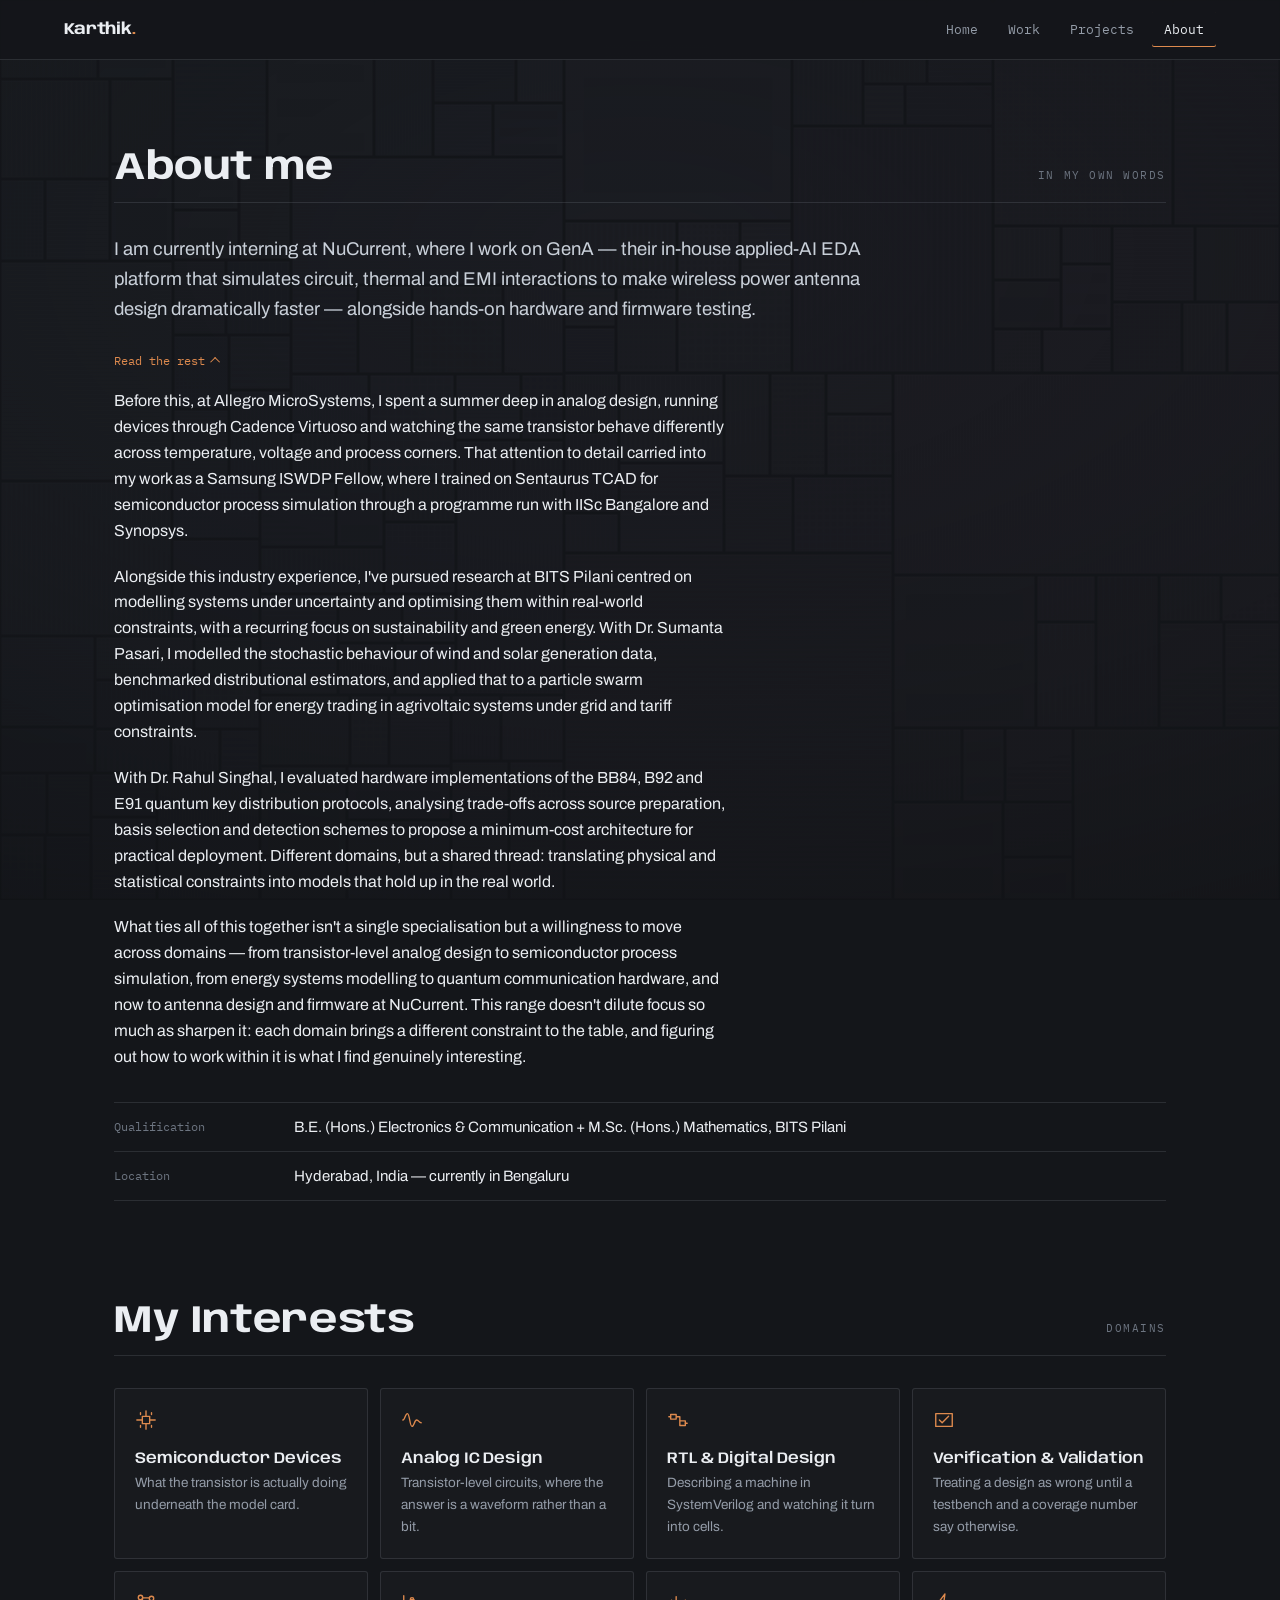
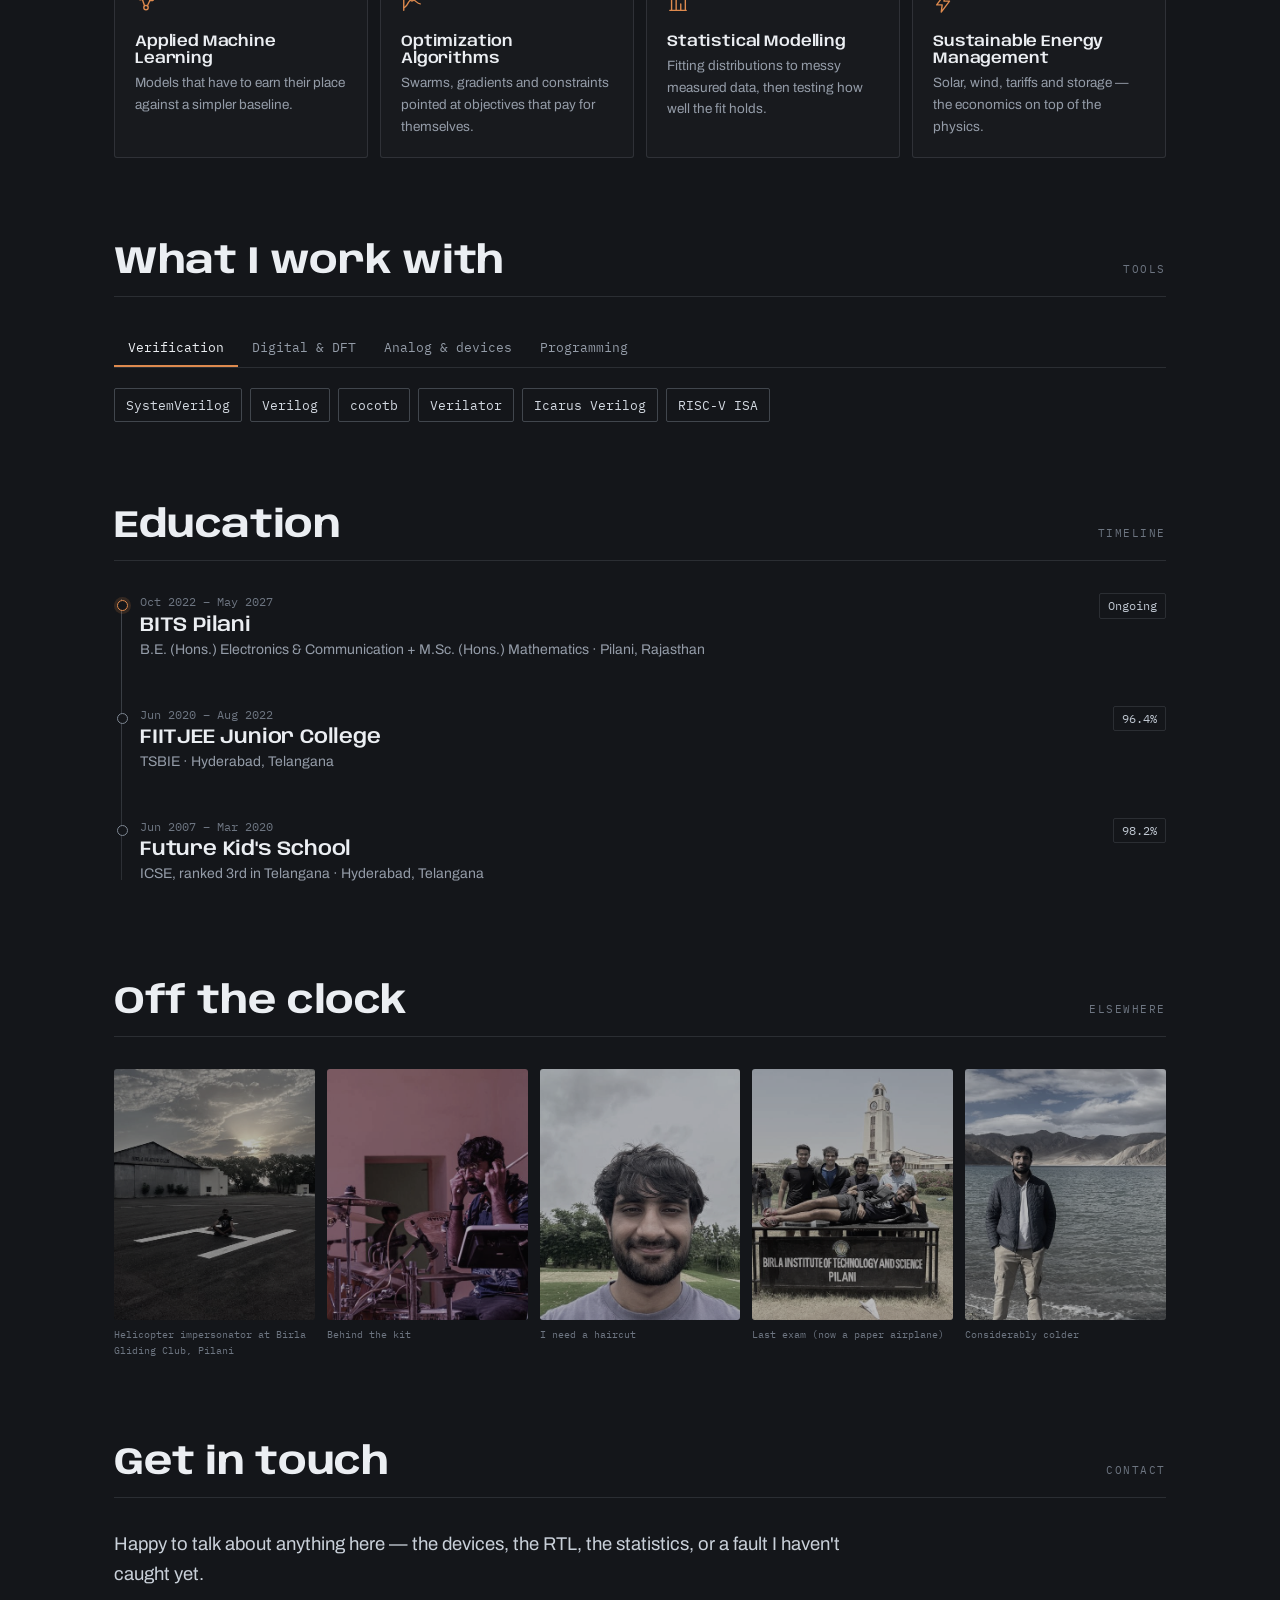
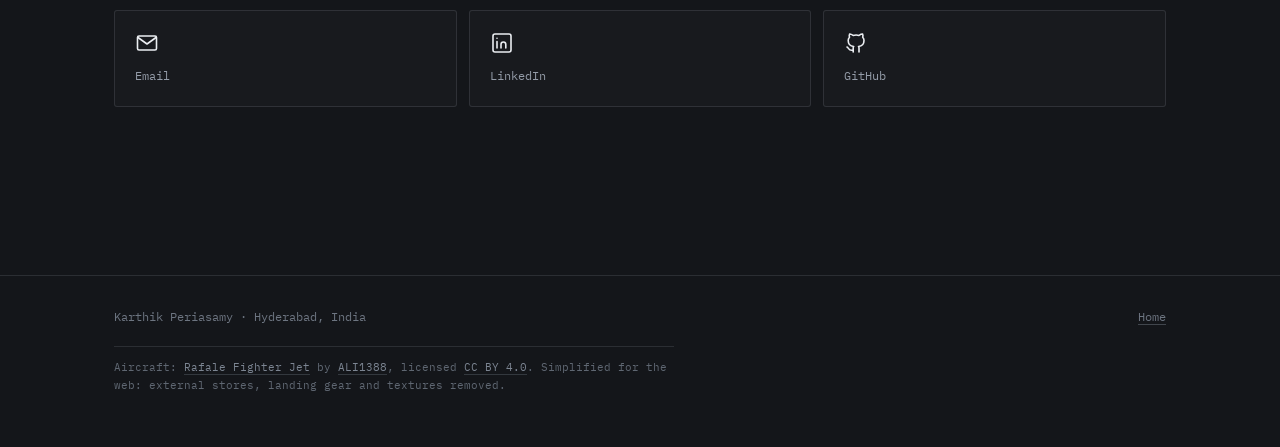
<file: about.html>
<!DOCTYPE html>
<html lang="en">
<head>
<meta charset="utf-8">
<meta name="viewport" content="width=device-width, initial-scale=1">
<title>About — Karthik Periasamy</title>
<meta name="description" content="Electronics and mathematics at BITS Pilani: what I work on, the tools I use, and where I studied.">
<link rel="icon" href="data:image/svg+xml,%3Csvg xmlns='http://www.w3.org/2000/svg' viewBox='0 0 32 32'%3E%3Crect width='32' height='32' fill='%2314161A'/%3E%3Crect x='9' y='9' width='14' height='14' fill='none' stroke='%23DE8A4E' stroke-width='2'/%3E%3Cpath d='M16 2v7M16 23v7M2 16h7M23 16h7' stroke='%236FA6D6' stroke-width='2'/%3E%3C/svg%3E">
<meta property="og:type" content="website">
<meta property="og:title" content="About — Karthik Periasamy">
<meta property="og:description" content="Electronics and mathematics at BITS Pilani: what I work on, the tools I use, and where I studied.">
<meta property="og:url" content="https://karthikperiasamy.vercel.app/about.html">
<meta property="og:site_name" content="Karthik Periasamy">
<meta name="twitter:card" content="summary">
<meta name="twitter:title" content="About — Karthik Periasamy">
<meta name="twitter:description" content="Electronics and mathematics at BITS Pilani: what I work on, the tools I use, and where I studied.">
<link rel="canonical" href="https://karthikperiasamy.vercel.app/about.html">
<link rel="preconnect" href="https://fonts.googleapis.com">
<link rel="preconnect" href="https://fonts.gstatic.com" crossorigin>
<link href="https://fonts.googleapis.com/css2?family=Anybody:wdth,wght@75..150,400..900&family=Archivo:wght@400;500;600&family=IBM+Plex+Mono:wght@400;500&display=swap" rel="stylesheet">
<style>
/* ============================================================
   Karthik Periasamy — shared styles
   Graphite/steel base; ember and blue used only as accents.
   ============================================================ */

:root{
  /* surfaces */
  --graphite:#14161A;
  --graphite-2:#1A1D22;
  --graphite-3:#22262D;
  --raise:#272C34;

  /* metal */
  --steel:#7F8894;
  --steel-light:#C0C8D2;

  /* accents — used sparingly */
  --ember:#DE8A4E;
  --ember-soft:#F0B98C;
  --blue:#6FA6D6;
  --blue-soft:#A9C8E4;

  /* text */
  --ink:#EBEEF2;
  --dim:#949CA8;
  --faint:#6D7581;

  --line:rgba(196,208,224,.13);
  --line-2:rgba(196,208,224,.26);

  /* one spacing scale, used everywhere */
  --s1:6px; --s2:12px; --s3:20px; --s4:32px; --s5:52px; --s6:84px;
  --pad:clamp(18px,5vw,64px);
  --measure:68ch;

  --display:"Anybody","Archivo",system-ui,sans-serif;
  --text:"Archivo",system-ui,-apple-system,sans-serif;
  --mono:"IBM Plex Mono",ui-monospace,SFMono-Regular,monospace;
}

*{box-sizing:border-box}
html{-webkit-text-size-adjust:100%;background:var(--graphite);scroll-behavior:smooth}
body{
  margin:0;background:transparent;color:var(--ink);
  font-family:var(--text);font-size:16px;line-height:1.62;
  overflow-x:hidden;-webkit-font-smoothing:antialiased;
}
img,svg{max-width:100%}
a{color:inherit}
::selection{background:var(--ember);color:#12141a}
:focus-visible{outline:2px solid var(--blue);outline-offset:3px}

/* ---------- generated wafer backdrop ---------- */
#waferBg{
  position:fixed;inset:0;width:100vw;height:100vh;display:block;
  z-index:-3;pointer-events:none;opacity:.30;
}
.wafer-veil{
  position:fixed;inset:0;z-index:-2;pointer-events:none;
  background:radial-gradient(125% 95% at 50% 28%,
    rgba(20,22,26,.58) 0%,rgba(20,22,26,.76) 58%,rgba(16,18,21,.90) 100%);
}

/* ---------- layout ---------- */
.wrap{max-width:1180px;margin:0 auto;padding-inline:var(--pad)}
main{padding-top:64px}
section{padding-block:var(--s6);position:relative}
section + section{padding-top:0}

.eyebrow{
  font-family:var(--mono);font-size:11px;letter-spacing:.14em;
  text-transform:uppercase;color:var(--faint);margin:0 0 var(--s2);
}
h1,h2,h3{margin:0;font-family:var(--display);letter-spacing:-.01em;line-height:1.1}
h2{font-variation-settings:"wdth" 112,"wght" 700;font-size:clamp(24px,3.4vw,38px)}
h3{font-variation-settings:"wdth" 108,"wght" 600;font-size:clamp(17px,1.8vw,20px)}
p{margin:0 0 var(--s3);max-width:var(--measure)}
.lede{font-size:clamp(16px,1.5vw,18.5px);color:#C9D0D9}

.sec-head{
  display:flex;align-items:baseline;gap:var(--s3);flex-wrap:wrap;
  padding-bottom:var(--s2);margin-bottom:var(--s4);border-bottom:1px solid var(--line);
}
.sec-head .eyebrow{margin:0 0 0 auto}

/* ---------- progress bar + top nav ---------- */
.progress{
  position:fixed;top:0;left:0;height:2px;width:0%;
  background:linear-gradient(90deg,var(--ember),var(--blue));
  z-index:95;transition:width .08s linear;
}
.topbar{
  position:fixed;inset:0 0 auto 0;z-index:90;
  display:flex;align-items:center;gap:var(--s3);
  padding:0 var(--pad);height:60px;
  background:rgba(20,22,26,.86);
  backdrop-filter:blur(14px);-webkit-backdrop-filter:blur(14px);
  border-bottom:1px solid var(--line);
}
.brand{
  font-family:var(--display);font-variation-settings:"wdth" 108,"wght" 700;
  font-size:16px;text-decoration:none;letter-spacing:-.01em;
}
.brand span{color:var(--ember)}
.topnav{margin-left:auto;display:flex;gap:var(--s1)}
.topnav a{
  font-family:var(--mono);font-size:12.5px;color:var(--dim);text-decoration:none;
  padding:7px 12px;border-radius:2px;transition:color .2s,background .2s;
}
.topnav a:hover{color:var(--ink);background:rgba(255,255,255,.05)}
.topnav a[aria-current="page"]{color:var(--ink);box-shadow:inset 0 -1px 0 var(--ember)}
.navtoggle{display:none}

@media(max-width:720px){
  .topnav{
    position:fixed;inset:60px 0 auto 0;flex-direction:column;gap:0;
    background:rgba(20,22,26,.98);border-bottom:1px solid var(--line);
    padding:var(--s2) var(--pad) var(--s3);
    transform:translateY(-120%);transition:transform .34s cubic-bezier(.2,.8,.2,1);
  }
  .topnav.on{transform:none}
  .topnav a{padding:12px 0;font-size:15px;border-bottom:1px solid var(--line)}
  .navtoggle{
    display:flex;flex-direction:column;justify-content:center;gap:4px;
    margin-left:auto;width:40px;height:36px;padding:0;cursor:pointer;
    background:none;border:1px solid var(--line-2);border-radius:2px;align-items:center;
  }
  .navtoggle span{display:block;width:16px;height:1.5px;background:var(--ink);transition:transform .3s,opacity .2s}
  .navtoggle.on span:nth-child(1){transform:translateY(5.5px) rotate(45deg)}
  .navtoggle.on span:nth-child(2){opacity:0}
  .navtoggle.on span:nth-child(3){transform:translateY(-5.5px) rotate(-45deg)}
}

/* ---------- hero (home only) ---------- */
.hero{
  position:relative;min-height:clamp(520px,86svh,860px);
  display:flex;align-items:flex-end;padding-bottom:var(--s6);
  isolation:isolate;
}
#scene{position:absolute;inset:0;width:100%;height:100%;z-index:-1;pointer-events:none}
.hero-in{position:relative;width:100%}
.hero h1{font-variation-settings:"wdth" 100,"wght" 700;font-size:clamp(38px,8vw,86px);line-height:.94}
.hero h1 em{display:block;font-style:normal;font-variation-settings:"wdth" 125,"wght" 800}
.hero .lede{margin-top:var(--s3);max-width:52ch}
.hero-meta{
  margin-top:var(--s4);padding-top:var(--s3);border-top:1px solid var(--line);
  display:grid;grid-template-columns:repeat(auto-fit,minmax(190px,1fr));gap:var(--s3);
}
.hero-meta b{display:block;font-family:var(--mono);font-weight:400;font-size:11px;color:var(--faint);margin-bottom:2px}
.hero-meta span{font-size:14.5px}

/* ---------- cards / links out ---------- */
.cards{display:grid;grid-template-columns:repeat(auto-fit,minmax(230px,1fr));gap:var(--s2)}
.card{
  display:block;text-decoration:none;padding:var(--s3);
  border:1px solid var(--line);border-radius:3px;background:rgba(255,255,255,.02);
  transition:border-color .25s,background .25s,transform .25s;
}
.card:hover{border-color:var(--line-2);background:rgba(255,255,255,.045);transform:translateY(-2px)}
.card h3{margin-bottom:var(--s1)}
.card p{margin:0;font-size:14px;color:var(--dim)}
.card .go{display:inline-block;margin-top:var(--s2);font-family:var(--mono);font-size:11.5px;color:var(--ember)}

/* ---------- key/value list ---------- */
.kv{border-top:1px solid var(--line)}
.kv > div{
  display:grid;grid-template-columns:10rem minmax(0,1fr);gap:var(--s3);
  padding:var(--s2) 0;border-bottom:1px solid var(--line);
}
.kv dt{font-family:var(--mono);font-size:11.5px;color:var(--faint);padding-top:3px}
.kv dd{margin:0;font-size:15px}
@media(max-width:620px){
  .kv > div{grid-template-columns:1fr;gap:4px;padding:var(--s2) 0}
  .kv dt{padding-top:0}
}

/* ---------- tabs ---------- */
.tabs{display:flex;gap:0;flex-wrap:wrap;border-bottom:1px solid var(--line);margin-bottom:var(--s3)}
.tab{
  font-family:var(--mono);font-size:12.5px;color:var(--dim);
  background:none;border:0;border-bottom:2px solid transparent;
  padding:10px 14px;cursor:pointer;transition:color .2s,border-color .2s;
}
.tab:hover{color:var(--ink)}
.tab[aria-selected="true"]{color:var(--ink);border-bottom-color:var(--ember)}
.tabpanel[hidden]{display:none}
.chips{display:flex;flex-wrap:wrap;gap:var(--s1) 8px}
.chip{
  font-family:var(--mono);font-size:12.5px;padding:6px 11px;
  border:1px solid var(--line-2);border-radius:2px;color:#D3D9E1;
}

/* ---------- timeline (education / experience) ---------- */
.timeline{position:relative;padding-left:26px}
.timeline::before{
  content:"";position:absolute;left:7px;top:6px;bottom:6px;width:1px;
  background:linear-gradient(var(--line-2),var(--line));
}
.tl-item{position:relative;padding:0 0 var(--s4)}
.tl-item:last-child{padding-bottom:0}
.tl-item::before{
  content:"";position:absolute;left:-23px;top:7px;width:9px;height:9px;border-radius:50%;
  background:var(--graphite);border:1.5px solid var(--steel);
}
.tl-item.now::before{border-color:var(--ember);box-shadow:0 0 0 3px rgba(222,138,78,.16)}
.tl-when{font-family:var(--mono);font-size:11.5px;color:var(--faint);margin-bottom:3px}
.tl-item h3{margin-bottom:2px}
.tl-where{font-size:14px;color:var(--dim);margin-bottom:var(--s2)}
.tl-score{
  float:right;font-family:var(--mono);font-size:12px;color:var(--steel-light);
  border:1px solid var(--line);border-radius:2px;padding:2px 8px;margin-left:var(--s2);
}

/* ---------- lists: a distinct marker per context ---------- */
ul.marks{margin:0;padding:0;list-style:none}
ul.marks li{position:relative;padding-left:22px;margin-bottom:var(--s2);font-size:15px;color:#CDD4DD}
ul.marks li::before{
  content:"";position:absolute;left:0;top:.62em;
  width:7px;height:7px;border:1.5px solid var(--steel);
}
/* work: a forward chevron */
ul.marks.work li::before{
  width:0;height:0;border:4px solid transparent;border-left-color:var(--ember);top:.5em;
}
/* research: a hollow diamond */
ul.marks.research li::before{
  width:7px;height:7px;border:1.5px solid var(--blue);transform:rotate(45deg);
}
/* results: a solid bar */
ul.marks.result li::before{
  width:10px;height:2px;border:0;background:var(--steel-light);top:.85em;
}

/* ---------- disclosure ("know more") ---------- */
.more{margin-top:var(--s2)}
.more > summary{
  display:inline-flex;align-items:center;gap:8px;cursor:pointer;list-style:none;
  font-family:var(--mono);font-size:12px;color:var(--ember);
  padding:6px 0;transition:color .2s;
}
.more > summary::-webkit-details-marker{display:none}
.more > summary::after{
  content:"";width:6px;height:6px;border-right:1.5px solid currentColor;
  border-bottom:1.5px solid currentColor;transform:rotate(45deg) translateY(-2px);
  transition:transform .25s;
}
.more[open] > summary::after{transform:rotate(-135deg) translateY(-2px)}
.more > summary:hover{color:var(--ember-soft)}
.more-body{padding-top:var(--s2)}

/* ---------- project blocks ---------- */
.proj{padding:var(--s4) 0;border-bottom:1px solid var(--line)}
.proj:first-of-type{padding-top:0}
.proj-head{display:flex;gap:var(--s3);align-items:baseline;flex-wrap:wrap;margin-bottom:var(--s1)}
.proj-when{font-family:var(--mono);font-size:11.5px;color:var(--faint);margin-left:auto}
.proj-sum{color:var(--dim);font-size:15px;margin:0 0 var(--s2)}
.proj-stack{font-family:var(--mono);font-size:11.5px;color:var(--steel);margin-bottom:var(--s1)}
.proj-adv{font-family:var(--mono);font-size:11.5px;color:var(--faint)}
.fig{margin:var(--s3) 0 0;border:1px solid var(--line);border-radius:3px;
  background:rgba(255,255,255,.02);padding:var(--s2)}
.fig svg{display:block;width:100%;height:auto;overflow:visible}
.fig figcaption{margin-top:10px;padding-top:9px;border-top:1px solid var(--line);
  font-family:var(--mono);font-size:10.5px;color:var(--faint);line-height:1.55}
.metrics{display:grid;grid-template-columns:repeat(auto-fit,minmax(120px,1fr));
  border:1px solid var(--line);border-radius:3px;margin-top:var(--s3)}
.metrics div{padding:var(--s2) var(--s3);border-right:1px solid var(--line)}
.metrics div:last-child{border-right:0}
.metrics b{display:block;font-family:var(--display);
  font-variation-settings:"wdth" 118,"wght" 700;font-size:clamp(19px,2.2vw,24px);
  line-height:1;font-variant-numeric:tabular-nums}
.metrics span{display:block;margin-top:5px;font-family:var(--mono);font-size:10.5px;color:var(--faint)}
@media(max-width:560px){.metrics div{border-right:0;border-bottom:1px solid var(--line)}
  .metrics div:last-child{border-bottom:0}}
.src{display:inline-block;margin-top:var(--s3);font-family:var(--mono);font-size:12px;
  color:var(--blue);text-decoration:none;border-bottom:1px solid rgba(111,166,214,.35);padding-bottom:2px}
.src:hover{border-bottom-color:var(--blue)}

/* diagram strokes */
.stg rect{fill:var(--graphite-3);stroke:var(--line-2)}
.stg text.n{font-family:var(--display);font-variation-settings:"wdth" 118,"wght" 700;
  font-size:17px;fill:var(--ink)}
.fwd{fill:none;stroke:var(--ember);stroke-width:1.5;stroke-dasharray:4 4;stroke-linejoin:round}
.fwd-lbl{font-family:var(--mono);font-size:9.5px;fill:var(--ember)}
.flow{fill:none;stroke:var(--steel);stroke-width:1.5}
.ph{font-family:var(--mono);font-size:10px;fill:var(--faint)}
.fibre{stroke:var(--line-2);stroke-width:1.2;fill:none}
.pol{stroke:var(--blue);stroke-width:2;stroke-linecap:round}
.pol.d{stroke:var(--ember)}
.contour{fill:none;stroke:var(--line-2);stroke-width:1}
.swarm{fill:var(--ember)}
.trail{fill:none;stroke:rgba(222,138,78,.45);stroke-width:1;stroke-dasharray:2 3}
.bar{fill:rgba(192,200,210,.16)}
.fit{fill:none;stroke:var(--ember);stroke-width:2}
.fit.alt{stroke:var(--blue);stroke-width:1.4;stroke-dasharray:5 4}
.fit.alt2{stroke:var(--steel-light);stroke-width:1.4;stroke-dasharray:2 4}
.cov-bar{height:6px;background:var(--graphite-3);border-radius:3px;overflow:hidden;margin-top:var(--s3)}
.cov-bar i{display:block;height:100%;width:0;border-radius:3px;
  background:linear-gradient(90deg,var(--ember),var(--blue));transition:width 1.2s cubic-bezier(.16,.9,.3,1)}
.cov-legend{display:flex;justify-content:space-between;margin-top:7px;
  font-family:var(--mono);font-size:10.5px;color:var(--faint)}

/* ---------- interests grid ---------- */
.interests{display:grid;grid-template-columns:repeat(auto-fit,minmax(215px,1fr));gap:var(--s2)}
.interest{
  padding:var(--s3);border:1px solid var(--line);border-radius:3px;
  background:rgba(255,255,255,.02);
}
.interest svg{width:22px;height:22px;stroke:var(--ember);fill:none;stroke-width:1.5;
  stroke-linecap:round;stroke-linejoin:round;margin-bottom:var(--s2)}
.interest h3{font-size:15.5px;margin-bottom:4px}
.interest p{margin:0;font-size:13.5px;color:var(--dim)}

/* ---------- experience diagram ---------- */
.timing{border:1px solid var(--line);border-radius:3px;background:rgba(255,255,255,.02);
  padding:var(--s3);overflow-x:auto}
.timing svg{display:block;width:100%;min-width:520px;height:auto;overflow:visible}
.trace{fill:none;stroke-width:2.5;stroke-linejoin:round}
.trace.edu{stroke:var(--blue)} .trace.a1{stroke:var(--steel-light)} .trace.a2{stroke:var(--ember)}
.axis{stroke:var(--line-2);stroke-width:1}
.axis-lbl{font-family:var(--mono);font-size:11px;fill:var(--faint)}
.pulse text{font-family:var(--mono);font-size:12px;fill:var(--dim)}

/* ---------- contact ---------- */
.pads{display:grid;grid-template-columns:repeat(auto-fit,minmax(130px,1fr));gap:var(--s2)}
.pad{
  display:flex;flex-direction:column;align-items:flex-start;gap:var(--s2);
  padding:var(--s3);text-decoration:none;border:1px solid var(--line);border-radius:3px;
  background:rgba(255,255,255,.02);transition:border-color .25s,background .25s;
}
.pad:hover{border-color:var(--ember);background:rgba(255,255,255,.05)}
.pad svg{width:24px;height:24px;stroke:var(--ink);fill:none;stroke-width:1.6;
  stroke-linecap:round;stroke-linejoin:round;transition:stroke .25s}
.pad:hover svg{stroke:var(--ember)}
.pad .k{font-family:var(--mono);font-size:11.5px;color:var(--dim)}

/* ---------- photo strip ---------- */
.shots{display:grid;grid-template-columns:repeat(auto-fit,minmax(140px,1fr));gap:var(--s2)}
.shot{margin:0}
.shot img{display:block;width:100%;aspect-ratio:4/5;object-fit:cover;border-radius:3px;
  filter:grayscale(.6) brightness(.9);opacity:.8;transition:filter .45s,opacity .45s}
.shot:hover img{filter:none;opacity:1}
.shot figcaption{margin-top:7px;font-family:var(--mono);font-size:10px;color:var(--faint)}

/* ---------- footer ---------- */
footer{border-top:1px solid var(--line);margin-top:var(--s6);padding:var(--s4) 0 var(--s5);
  font-family:var(--mono);font-size:11.5px;color:var(--faint)}
.foot-row{display:flex;gap:var(--s3);flex-wrap:wrap;justify-content:space-between}
.foot-row a{text-decoration:none;border-bottom:1px solid var(--line-2)}
.credit{margin:var(--s3) 0 0;padding-top:var(--s2);border-top:1px solid var(--line);
  font-size:10.5px;line-height:1.7;color:#5F6772;max-width:80ch}
.credit a{color:#7C8592;text-decoration:none;border-bottom:1px solid rgba(196,208,224,.18)}
.credit a:hover{color:var(--ink)}

@media(prefers-reduced-motion:reduce){
  *,*::before,*::after{animation-duration:.001ms!important;transition-duration:.001ms!important}
  html{scroll-behavior:auto}
}

</style>
</head>
<body>

<div class="progress" id="progress"></div>
<canvas id="waferBg" aria-hidden="true"></canvas>
<div class="wafer-veil" aria-hidden="true"></div>

<header class="topbar">
  <a class="brand" href="index.html">Karthik<span>.</span></a>
  <button class="navtoggle" id="navtoggle" aria-expanded="false" aria-controls="topnav" aria-label="Menu">
    <span></span><span></span><span></span>
  </button>
  <nav class="topnav" id="topnav" aria-label="Main">
    <a href="index.html">Home</a>
    <a href="work.html">Work</a>
    <a href="projects.html">Projects</a>
    <a href="about.html" aria-current="page">About</a>
  </nav>
</header>

<main>
  <section>
    <div class="wrap">
      <div class="sec-head"><h2>About me</h2><span class="eyebrow">In my own words</span></div>
      <p class="lede">I am currently interning at NuCurrent, where I work on GenA — their in-house applied-AI EDA platform that simulates circuit, thermal and EMI interactions to make wireless power antenna design dramatically faster — alongside hands-on hardware and firmware testing.</p>

      <details class="more" open>
        <summary>Read the rest</summary>
        <div class="more-body">
          <p>Before this, at Allegro MicroSystems, I spent a summer deep in analog design, running devices through Cadence Virtuoso and watching the same transistor behave differently across temperature, voltage and process corners. That attention to detail carried into my work as a Samsung ISWDP Fellow, where I trained on Sentaurus TCAD for semiconductor process simulation through a programme run with IISc Bangalore and Synopsys.</p>
          <p>Alongside this industry experience, I've pursued research at BITS Pilani centred on modelling systems under uncertainty and optimising them within real-world constraints, with a recurring focus on sustainability and green energy. With Dr. Sumanta Pasari, I modelled the stochastic behaviour of wind and solar generation data, benchmarked distributional estimators, and applied that to a particle swarm optimisation model for energy trading in agrivoltaic systems under grid and tariff constraints.</p>
          <p>With Dr. Rahul Singhal, I evaluated hardware implementations of the BB84, B92 and E91 quantum key distribution protocols, analysing trade-offs across source preparation, basis selection and detection schemes to propose a minimum-cost architecture for practical deployment. Different domains, but a shared thread: translating physical and statistical constraints into models that hold up in the real world.</p>
          <p>What ties all of this together isn't a single specialisation but a willingness to move across domains — from transistor-level analog design to semiconductor process simulation, from energy systems modelling to quantum communication hardware, and now to antenna design and firmware at NuCurrent. This range doesn't dilute focus so much as sharpen it: each domain brings a different constraint to the table, and figuring out how to work within it is what I find genuinely interesting.</p>
        </div>
      </details>

      <dl class="kv" style="margin-top:var(--s4)">
        <div><dt>Qualification</dt><dd>B.E. (Hons.) Electronics &amp; Communication + M.Sc. (Hons.) Mathematics, BITS Pilani</dd></div>
        <div><dt>Location</dt><dd>Hyderabad, India — currently in Bengaluru</dd></div>
      </dl>
    </div>
  </section>

  <section>
    <div class="wrap">
      <div class="sec-head"><h2>My Interests</h2><span class="eyebrow">Domains</span></div>
      <div class="interests">
        <div class="interest"><svg viewBox="0 0 24 24" aria-hidden="true"><path d="M8 8h8v8H8z"/><path d="M12 2v6M12 16v6M2 12h6M16 12h6M6 4v2M18 4v2M6 18v2M18 18v2"/></svg><h3>Semiconductor Devices</h3><p>What the transistor is actually doing underneath the model card.</p></div>
        <div class="interest"><svg viewBox="0 0 24 24" aria-hidden="true"><path d="M2 12c2.5 0 2.5-7 5-7s2.5 14 5 14 2.5-7 5-7 2.5 3 5 3"/></svg><h3>Analog IC Design</h3><p>Transistor-level circuits, where the answer is a waveform rather than a bit.</p></div>
        <div class="interest"><svg viewBox="0 0 24 24" aria-hidden="true"><path d="M4 6h6v5H4zM14 13h6v5h-6zM10 8.5h4v7"/><path d="M2 8.5h2M20 15.5h2"/></svg><h3>RTL &amp; Digital Design</h3><p>Describing a machine in SystemVerilog and watching it turn into cells.</p></div>
        <div class="interest"><svg viewBox="0 0 24 24" aria-hidden="true"><path d="M3 5h18v14H3z"/><path d="M7 12l3 3 7-7"/></svg><h3>Verification &amp; Validation</h3><p>Treating a design as wrong until a testbench and a coverage number say otherwise.</p></div>
        <div class="interest"><svg viewBox="0 0 24 24" aria-hidden="true"><circle cx="6" cy="6" r="2.4"/><circle cx="18" cy="7" r="2.4"/><circle cx="12" cy="17" r="2.4"/><path d="M7.8 7.4l2.6 7.6M16.4 9l-3 6.2M8.2 6.4h7.4"/></svg><h3>Applied Machine Learning</h3><p>Models that have to earn their place against a simpler baseline.</p></div>
        <div class="interest"><svg viewBox="0 0 24 24" aria-hidden="true"><path d="M3 20V4"/><path d="M3 17c4 0 5-9 9-9s5 5 9 5"/><circle cx="12" cy="8" r="1.8"/></svg><h3>Optimization Algorithms</h3><p>Swarms, gradients and constraints pointed at objectives that pay for themselves.</p></div>
        <div class="interest"><svg viewBox="0 0 24 24" aria-hidden="true"><path d="M3 20h18"/><path d="M5 20V9M10 20V5M15 20v-7M20 20v-11"/></svg><h3>Statistical Modelling</h3><p>Fitting distributions to messy measured data, then testing how well the fit holds.</p></div>
        <div class="interest"><svg viewBox="0 0 24 24" aria-hidden="true"><path d="M13 2L4 14h6l-1 8 9-12h-6z"/></svg><h3>Sustainable Energy Management</h3><p>Solar, wind, tariffs and storage — the economics on top of the physics.</p></div>
      </div>
    </div>
  </section>

  <section>
    <div class="wrap">
      <div class="sec-head"><h2>What I work with</h2><span class="eyebrow">Tools</span></div>
      <div data-tabs>
        <div class="tabs" role="tablist">
        <button class="tab" role="tab" aria-selected="false">Verification</button>
        <button class="tab" role="tab" aria-selected="false">Digital &amp; DFT</button>
        <button class="tab" role="tab" aria-selected="false">Analog &amp; devices</button>
        <button class="tab" role="tab" aria-selected="false">Programming</button>
        </div>
      <div class="tabpanel" role="tabpanel" hidden><div class="chips"><span class="chip">SystemVerilog</span><span class="chip">Verilog</span><span class="chip">cocotb</span><span class="chip">Verilator</span><span class="chip">Icarus Verilog</span><span class="chip">RISC-V ISA</span></div></div>
      <div class="tabpanel" role="tabpanel" hidden><div class="chips"><span class="chip">Yosys</span><span class="chip">OpenLane</span><span class="chip">SkyWater sky130</span><span class="chip">Scan insertion</span><span class="chip">Stuck-at fault simulation</span><span class="chip">ATPG (PODEM)</span></div></div>
      <div class="tabpanel" role="tabpanel" hidden><div class="chips"><span class="chip">Cadence Virtuoso</span><span class="chip">Spectre X</span><span class="chip">LTspice</span><span class="chip">Sentaurus TCAD</span><span class="chip">CST Studio Suite</span></div></div>
      <div class="tabpanel" role="tabpanel" hidden><div class="chips"><span class="chip">Python</span><span class="chip">C</span><span class="chip">MATLAB</span><span class="chip">Tcl</span><span class="chip">SQL</span><span class="chip">Verilog</span><span class="chip">Git</span><span class="chip">Make</span></div></div>
      </div>
    </div>
  </section>

  <section>
    <div class="wrap">
      <div class="sec-head"><h2>Education</h2><span class="eyebrow">Timeline</span></div>
      <div class="timeline">
        <div class="tl-item now">
          <span class="tl-score">Ongoing</span>
          <div class="tl-when">Oct 2022 – May 2027</div>
          <h3>BITS Pilani</h3>
          <div class="tl-where">B.E. (Hons.) Electronics &amp; Communication + M.Sc. (Hons.) Mathematics · Pilani, Rajasthan</div>
        </div>
        <div class="tl-item">
          <span class="tl-score">96.4%</span>
          <div class="tl-when">Jun 2020 – Aug 2022</div>
          <h3>FIITJEE Junior College</h3>
          <div class="tl-where">TSBIE · Hyderabad, Telangana</div>
        </div>
        <div class="tl-item">
          <span class="tl-score">98.2%</span>
          <div class="tl-when">Jun 2007 – Mar 2020</div>
          <h3>Future Kid's School</h3>
          <div class="tl-where">ICSE, ranked 3rd in Telangana · Hyderabad, Telangana</div>
        </div>
      </div>
    </div>
  </section>

  <section>
    <div class="wrap">
      <div class="sec-head"><h2>Off the clock</h2><span class="eyebrow">Elsewhere</span></div>
      <div class="shots">
        <figure class="shot"><img src="[data-uri]" alt="Karthik sitting cross-legged on the helipad marking at Birla Gliding Club, Pilani" loading="lazy" decoding="async"><figcaption>Helicopter impersonator at Birla Gliding Club, Pilani</figcaption></figure>
        <figure class="shot"><img src="[data-uri]" alt="Karthik playing drums and octapad under stage lights" loading="lazy" decoding="async"><figcaption>Behind the kit</figcaption></figure>
        <figure class="shot"><img src="[data-uri]" alt="Portrait of Karthik outdoors" loading="lazy" decoding="async"><figcaption>I need a haircut</figcaption></figure>
        <figure class="shot"><img src="[data-uri]" alt="Karthik with friends at the BITS Pilani campus sign" loading="lazy" decoding="async"><figcaption>Last exam (now a paper airplane)</figcaption></figure>
        <figure class="shot"><img src="[data-uri]" alt="Karthik standing in front of a mountain lake" loading="lazy" decoding="async"><figcaption>Considerably colder</figcaption></figure>
      </div>
    </div>
  </section>
  <section id="contact">
    <div class="wrap">
      <div class="sec-head"><h2>Get in touch</h2><span class="eyebrow">Contact</span></div>
      <p class="lede">Happy to talk about anything here — the devices, the RTL, the statistics, or a fault I haven't caught yet.</p>
      <div class="pads">
        <a class="pad" href="mailto:karthik.lal.periasamy@gmail.com" aria-label="Email Karthik">
          <svg viewBox="0 0 24 24" aria-hidden="true"><rect x="2.5" y="5" width="19" height="14" rx="1.5"/><path d="M3 6.5l9 6.5 9-6.5"/></svg>
          <span class="k">Email</span>
        </a>
        <a class="pad" href="https://www.linkedin.com/in/karthikperiasamy/" target="_blank" rel="noopener" aria-label="LinkedIn profile">
          <svg viewBox="0 0 24 24" aria-hidden="true"><rect x="3" y="3" width="18" height="18" rx="2"/><path d="M7 10.5V17M7 7.2v.1M11 17v-3.6a2.4 2.4 0 0 1 4.8 0V17"/></svg>
          <span class="k">LinkedIn</span>
        </a>
        <a class="pad" href="https://github.com/kp7thebest" target="_blank" rel="noopener" aria-label="GitHub profile">
          <svg viewBox="0 0 24 24" aria-hidden="true"><path d="M9 19c-4.3 1.4-4.3-2.5-6-3m12 5v-3.5c0-1 .1-1.4-.5-2 2.8-.3 5.5-1.4 5.5-6a4.6 4.6 0 0 0-1.3-3.2 4.3 4.3 0 0 0-.1-3.2s-1.1-.3-3.5 1.3a12 12 0 0 0-6 0C6.7 2.7 5.6 3 5.6 3a4.3 4.3 0 0 0-.1 3.2A4.6 4.6 0 0 0 4.2 9.5c0 4.6 2.7 5.7 5.5 6-.6.6-.6 1.2-.5 2V21"/></svg>
          <span class="k">GitHub</span>
        </a>
      </div>
    </div>
  </section>
</main>

<footer>
  <div class="wrap">
    <div class="foot-row">
      <span>Karthik Periasamy · Hyderabad, India</span>
      <span><a href="index.html">Home</a></span>
    </div>
    <p class="credit">
      Aircraft: <a href="https://sketchfab.com/3d-models/rafale-fighter-jet-f012d19259b44bca82dda214aee7a53f" target="_blank" rel="noopener">Rafale Fighter Jet</a>
      by <a href="https://sketchfab.com/ALI1388" target="_blank" rel="noopener">ALI1388</a>,
      licensed <a href="http://creativecommons.org/licenses/by/4.0/" target="_blank" rel="noopener">CC BY 4.0</a>.
      Simplified for the web: external stores, landing gear and textures removed.
    </p>
  </div>
</footer>

<script>
/* ============================================================
   Shared behaviour across all pages.
   Cached once by the browser instead of re-parsed per page.
   ============================================================ */
(function(){
"use strict";
var reduce = window.matchMedia("(prefers-reduced-motion: reduce)").matches;

/* ---------- generated wafer / die backdrop ---------- */
function drawFloorplan(x,W,H,o){
  o=o||{};
  var hue0=o.hue0!==undefined?o.hue0:210, span=o.span!==undefined?o.span:120;
  var sat=o.sat!==undefined?o.sat:10, light=o.light!==undefined?o.light:34;
  var minCell=o.min||54, depth=o.depth||6;
  var scribe=o.scribe||"rgba(16,18,21,.96)", detail=o.detail!==undefined?o.detail:.24;

  function hueAt(cx,cy){ return (hue0+((cx/W)*0.62+(cy/H)*0.38)*span)%360; }

  var blocks=[];
  (function split(bx,by,bw,bh,d){
    var canSplit=(bw>minCell*2||bh>minCell*2);
    if(d<=0||!canSplit||(d<depth-2&&Math.random()<0.10)){ blocks.push([bx,by,bw,bh]); return; }
    var vertical;
    if(bw/bh>1.30) vertical=true; else if(bh/bw>1.30) vertical=false;
    else vertical=Math.random()<0.5;
    var f=0.30+Math.random()*0.40;
    if(vertical){
      var cw=Math.round(bw*f);
      if(cw<minCell||bw-cw<minCell){ blocks.push([bx,by,bw,bh]); return; }
      split(bx,by,cw,bh,d-1); split(bx+cw,by,bw-cw,bh,d-1);
    }else{
      var ch=Math.round(bh*f);
      if(ch<minCell||bh-ch<minCell){ blocks.push([bx,by,bw,bh]); return; }
      split(bx,by,bw,ch,d-1); split(bx,by+ch,bw,bh-ch,d-1);
    }
  })(0,0,W,H,depth);

  x.fillStyle=scribe; x.fillRect(0,0,W,H);
  for(var i=0;i<blocks.length;i++){
    var b=blocks[i], bx=b[0]+1.5, by=b[1]+1.5, bw=b[2]-3, bh=b[3]-3;
    if(bw<=2||bh<=2) continue;
    var hu=hueAt(b[0]+b[2]/2,b[1]+b[3]/2);
    var li=light+(Math.random()*6-3), sa=sat+(Math.random()*7-3.5);
    x.fillStyle="hsl("+hu.toFixed(1)+","+Math.max(sa,0).toFixed(1)+"%,"+li.toFixed(1)+"%)";
    x.fillRect(bx,by,bw,bh);

    var kind=Math.random();
    x.save(); x.beginPath(); x.rect(bx,by,bw,bh); x.clip();
    x.fillStyle="hsla("+hu.toFixed(1)+","+Math.max(sa,0).toFixed(1)+"%,"+Math.max(li-11,8).toFixed(1)+"%,"+detail+")";
    if(kind<0.34){
      var p=3+Math.floor(Math.random()*4);
      for(var vx=bx+1;vx<bx+bw;vx+=p) x.fillRect(vx,by+1,Math.max(1,p-2),bh-2);
    }else if(kind<0.66){
      var q=3+Math.floor(Math.random()*4);
      for(var hy=by+1;hy<by+bh;hy+=q) x.fillRect(bx+1,hy,bw-2,Math.max(1,q-2));
    }else if(kind<0.86){
      var s=4+Math.floor(Math.random()*5);
      for(var ay=by+2;ay<by+bh-1;ay+=s)
        for(var ax=bx+2;ax<bx+bw-1;ax+=s) x.fillRect(ax,ay,s-2,s-2);
    }else{
      var n=1+Math.floor(Math.random()*3);
      for(var m=0;m<n;m++) x.fillRect(bx+bw*0.08,by+bh*(m+0.35)/n,bw*0.84,bh/(n*1.9));
    }
    x.fillStyle="hsla("+hu.toFixed(1)+",14%,62%,.20)";
    x.fillRect(bx,by,bw,1.1);
    x.restore();
  }
}

(function waferBackground(){
  var c=document.getElementById("waferBg");
  if(!c) return;
  var ctx=c.getContext("2d");
  function paint(){
    var dpr=Math.min(window.devicePixelRatio||1,2);
    var w=window.innerWidth, h=window.innerHeight;
    c.width=Math.round(w*dpr); c.height=Math.round(h*dpr);
    ctx.setTransform(dpr,0,0,dpr,0,0);
    drawFloorplan(ctx,w,h,{
      hue0:206, span:120, sat:11, light:32,
      min:Math.max(26,Math.round(Math.min(w,h)/24)),
      depth:9, detail:.24, scribe:"rgba(16,18,21,.96)"
    });
  }
  paint();
  var t=null;
  window.addEventListener("resize",function(){ clearTimeout(t); t=setTimeout(paint,220); });
})();

/* ---------- scroll progress bar ---------- */
(function progress(){
  var bar=document.getElementById("progress");
  if(!bar) return;
  var ticking=false;
  function update(){
    ticking=false;
    var h=document.documentElement;
    var max=h.scrollHeight-h.clientHeight;
    var p=max>0 ? (window.scrollY/max)*100 : 0;
    bar.style.width=Math.min(Math.max(p,0),100).toFixed(2)+"%";
  }
  update();
  window.addEventListener("scroll",function(){
    if(!ticking){ ticking=true; requestAnimationFrame(update); }
  },{passive:true});
  window.addEventListener("resize",update);
})();

/* ---------- mobile nav ---------- */
(function nav(){
  var btn=document.getElementById("navtoggle"), menu=document.getElementById("topnav");
  if(!btn||!menu) return;
  function set(on){
    btn.classList.toggle("on",on);
    menu.classList.toggle("on",on);
    btn.setAttribute("aria-expanded",on?"true":"false");
  }
  btn.addEventListener("click",function(){ set(!menu.classList.contains("on")); });
  menu.querySelectorAll("a").forEach(function(a){ a.addEventListener("click",function(){ set(false); }); });
  document.addEventListener("keydown",function(e){ if(e.key==="Escape") set(false); });
})();

/* ---------- tabs ---------- */
(function tabs(){
  document.querySelectorAll("[data-tabs]").forEach(function(group){
    var btns=group.querySelectorAll(".tab");
    var panels=group.querySelectorAll(".tabpanel");
    function select(i){
      btns.forEach(function(b,j){ b.setAttribute("aria-selected", j===i?"true":"false"); });
      panels.forEach(function(p,j){ p.hidden = j!==i; });
    }
    btns.forEach(function(b,i){
      b.addEventListener("click",function(){ select(i); });
      b.addEventListener("keydown",function(e){
        if(e.key==="ArrowRight"||e.key==="ArrowLeft"){
          e.preventDefault();
          var n=(i+(e.key==="ArrowRight"?1:-1)+btns.length)%btns.length;
          btns[n].focus(); select(n);
        }
      });
    });
    select(0);
  });
})();

/* ---------- coverage bar, animated once in view ---------- */
(function coverage(){
  var fill=document.getElementById("covFill"), num=document.getElementById("covNum");
  if(!fill) return;
  var to=parseFloat(fill.dataset.to);
  function run(){
    fill.style.width=to+"%";
    if(reduce||!num){ if(num) num.textContent=to.toFixed(2)+"%"; return; }
    var s=performance.now();
    (function tick(n){
      var p=Math.min((n-s)/1200,1);
      num.textContent=(to*(1-Math.pow(1-p,3))).toFixed(2)+"%";
      if(p<1) requestAnimationFrame(tick);
    })(s);
  }
  if("IntersectionObserver" in window){
    var io=new IntersectionObserver(function(en){
      if(en[0].isIntersecting){ run(); io.disconnect(); }
    },{threshold:.35});
    io.observe(fill.closest(".proj")||fill);
  } else run();
})();

/* ---------- experience detail panel ---------- */
(function roles(){
  var readout=document.getElementById("readout");
  if(!readout || !window.ROLE_DATA) return;
  var pulses=[].slice.call(document.querySelectorAll(".pulse"));
  function show(id){
    var d=window.ROLE_DATA[id];
    if(!d) return;
    pulses.forEach(function(p){ p.setAttribute("aria-pressed", p.id===id?"true":"false"); });
    var ul=d.b.map(function(x){ return "<li></li>"; }).join("");
    readout.innerHTML="<div class='tl-when'></div><h3></h3><div class='tl-where'></div><ul class='marks work'>"+ul+"</ul>";
    readout.querySelector(".tl-when").textContent=d.when;
    readout.querySelector("h3").textContent=d.t;
    readout.querySelector(".tl-where").textContent=d.s;
    var lis=readout.querySelectorAll("li");
    d.b.forEach(function(x,i){ lis[i].textContent=x; });
  }
  pulses.forEach(function(p){
    p.addEventListener("click",function(){ show(p.id); });
    p.addEventListener("keydown",function(e){
      if(e.key==="Enter"||e.key===" "){ e.preventDefault(); show(p.id); }
    });
  });
  show(pulses.length?pulses[0].id:null);
})();

})();

</script>

</body>
</html>
</file>
